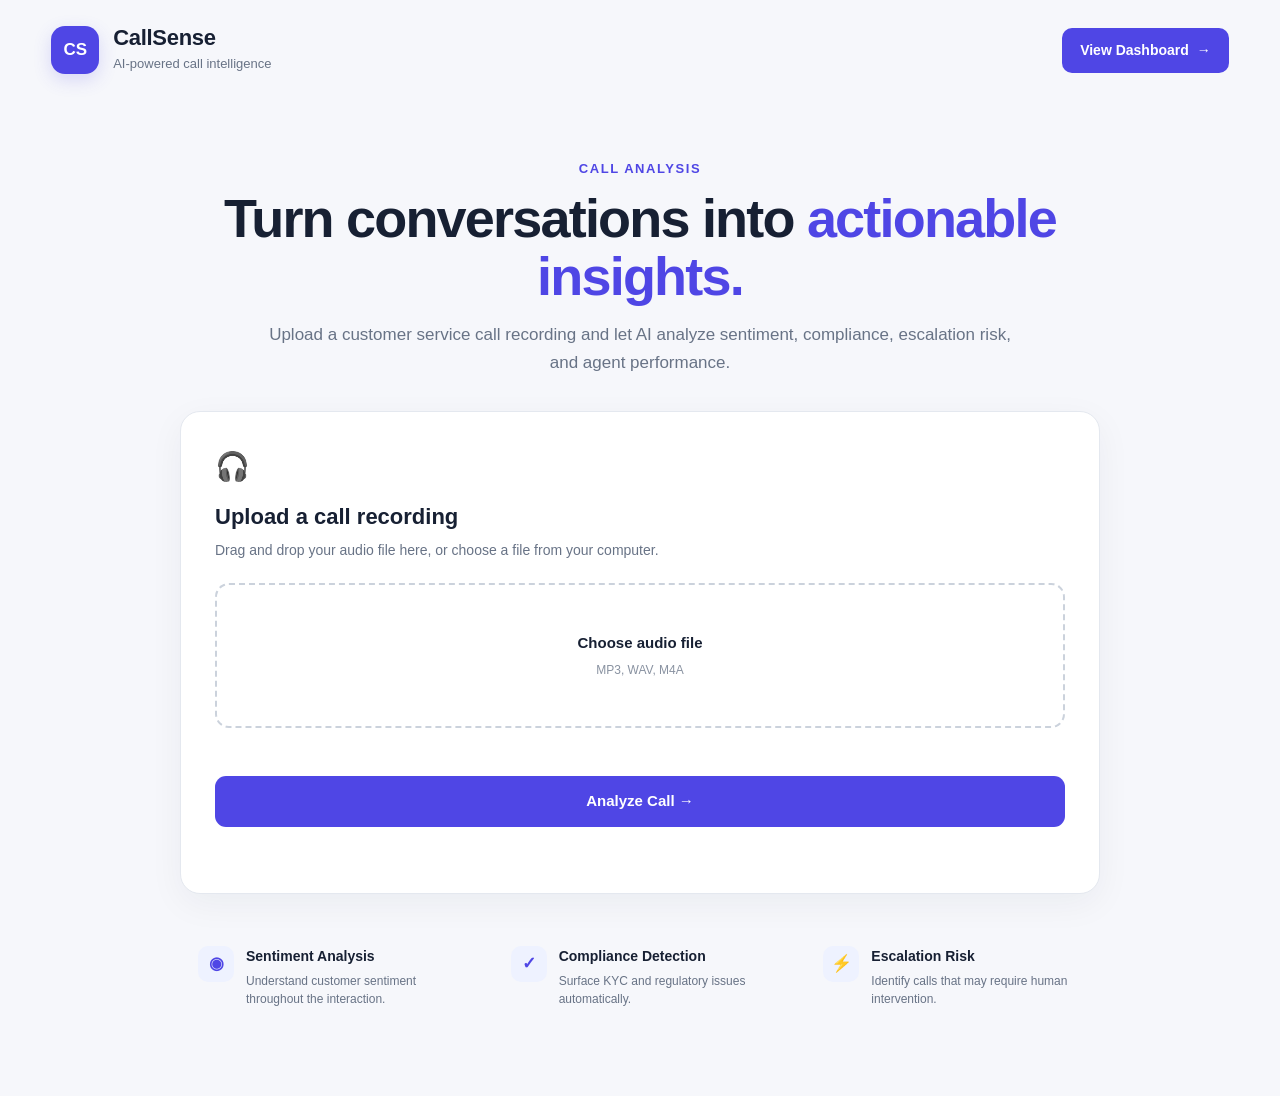
<file: frontend/index.html>
<!DOCTYPE html>
<html lang="en">

<head>

    <meta charset="UTF-8">

    <meta
        name="viewport"
        content="width=device-width, initial-scale=1.0"
    >

    <title>CallSense — Analyze Call</title>

    <link
        rel="stylesheet"
        href="/frontend/style.css"
    >

</head>


<body>

<div class="app-shell">

    <!-- =========================
         HEADER
         ========================= -->

    <header class="topbar">

        <div class="brand">

            <div class="brand-mark">
                CS
            </div>

            <div>

                <h1>CallSense</h1>

                <p>
                    AI-powered call intelligence
                </p>

            </div>

        </div>


        <a
            href="/frontend/dashboard.html"
            class="dashboard-button"
        >
            View Dashboard
            <span>→</span>
        </a>

    </header>


    <!-- =========================
         MAIN
         ========================= -->

    <main class="analyze-page">

        <div class="hero">

            <div class="eyebrow">
                CALL ANALYSIS
            </div>

            <h2>
                Turn conversations into
                <span>actionable insights.</span>
            </h2>

            <p>
                Upload a customer service call recording
                and let AI analyze sentiment, compliance,
                escalation risk, and agent performance.
            </p>

        </div>


        <!-- =========================
             UPLOAD CARD
             ========================= -->

        <section class="upload-card">

            <div class="upload-icon">
                🎧
            </div>


            <h3>
                Upload a call recording
            </h3>


            <p class="upload-description">
                Drag and drop your audio file here,
                or choose a file from your computer.
            </p>


            <label
                for="audioFile"
                class="file-picker"
            >

                <span>
                    Choose audio file
                </span>

                <small>
                    MP3, WAV, M4A
                </small>

            </label>


            <input
                type="file"
                id="audioFile"
                accept="audio/*"
                hidden
            >


            <div
                id="fileName"
                class="selected-file"
            ></div>


            <button
                id="analyzeBtn"
                class="analyze-button"
            >
                Analyze Call
                <span>→</span>
            </button>


            <div
                id="status"
                class="status"
            ></div>

        </section>


        <!-- =========================
             FEATURES
             ========================= -->

        <section class="feature-grid">

            <div class="feature">

                <div class="feature-icon">
                    ◉
                </div>

                <div>

                    <strong>
                        Sentiment Analysis
                    </strong>

                    <p>
                        Understand customer sentiment
                        throughout the interaction.
                    </p>

                </div>

            </div>


            <div class="feature">

                <div class="feature-icon">
                    ✓
                </div>

                <div>

                    <strong>
                        Compliance Detection
                    </strong>

                    <p>
                        Surface KYC and regulatory
                        issues automatically.
                    </p>

                </div>

            </div>


            <div class="feature">

                <div class="feature-icon">
                    ⚡
                </div>

                <div>

                    <strong>
                        Escalation Risk
                    </strong>

                    <p>
                        Identify calls that may require
                        human intervention.
                    </p>

                </div>

            </div>

        </section>

    </main>

</div>


<script src="/frontend/script.js"></script>

</body>

</html>
</file>
<file: frontend/style.css>
/* =========================================================
   CALLSENSE — GLOBAL STYLES
   ========================================================= */

* {
    box-sizing: border-box;
    margin: 0;
    padding: 0;
}

:root {
    --bg: #f6f7fb;
    --surface: #ffffff;
    --text: #172033;
    --muted: #687386;
    --muted-light: #8992a1;
    --border: #e4e8ef;

    --primary: #4f46e5;
    --primary-dark: #4338ca;
    --primary-soft: #eef2ff;

    --soft: #f7f8fa;

    --success: #15803d;
    --success-soft: #ecfdf3;

    --danger: #dc2626;
    --danger-soft: #fef2f2;

    --warning: #d97706;
    --warning-soft: #fff7ed;
}

html {
    scroll-behavior: smooth;
}

body {
    font-family:
        -apple-system,
        BlinkMacSystemFont,
        "Segoe UI",
        sans-serif;

    background: var(--bg);
    color: var(--text);

    min-height: 100vh;

    line-height: 1.5;

    -webkit-font-smoothing: antialiased;
}

button,
input {
    font: inherit;
}

button {
    border: 0;
}

a {
    color: inherit;
}

/* =========================================================
   GLOBAL CONTAINER
   ========================================================= */

.app-shell {
    width: min(1180px, 92%);
    margin: 0 auto;
    padding-bottom: 70px;
}

/* =========================================================
   TOPBAR
   ========================================================= */

.topbar {
    display: flex;
    justify-content: space-between;
    align-items: center;

    padding: 26px 0 20px;
}

.brand {
    display: flex;
    align-items: center;
    gap: 14px;
}

.brand-mark {
    width: 48px;
    height: 48px;

    display: flex;
    align-items: center;
    justify-content: center;

    background: var(--primary);
    color: #ffffff;

    border-radius: 14px;

    font-size: 17px;
    font-weight: 800;

    box-shadow: 0 6px 18px rgba(79, 70, 229, 0.18);
}

.brand h1 {
    font-size: 22px;
    line-height: 1.1;
    font-weight: 750;
    letter-spacing: -0.3px;
}

.brand p {
    margin-top: 4px;

    font-size: 13px;
    color: var(--muted);
}

.dashboard-button {
    display: inline-flex;
    align-items: center;
    justify-content: center;
    gap: 8px;

    padding: 12px 18px;

    background: var(--primary);
    color: #ffffff;

    border-radius: 10px;

    text-decoration: none;

    font-size: 14px;
    font-weight: 650;

    transition:
        transform 0.15s ease,
        background 0.15s ease,
        box-shadow 0.15s ease;
}

.dashboard-button:hover {
    background: var(--primary-dark);
    transform: translateY(-1px);

    box-shadow: 0 6px 18px rgba(79, 70, 229, 0.18);
}

/* =========================================================
   SHARED TYPOGRAPHY
   ========================================================= */

.eyebrow {
    margin-bottom: 10px;

    color: var(--primary);

    font-size: 13px;
    font-weight: 800;

    letter-spacing: 0.12em;
}

.card-heading {
    display: flex;
    justify-content: space-between;
    align-items: flex-start;

    margin-bottom: 18px;
}

.card-heading h3 {
    font-size: 18px;
    font-weight: 750;
    letter-spacing: -0.3px;
}

.card-heading p {
    margin-top: 5px;

    color: var(--muted);

    font-size: 13px;
    line-height: 1.5;
}

/* =========================================================
   LANDING / ANALYZE PAGE
   ========================================================= */

.analyze-page {
    padding-top: 65px;
}

/* ---------- Hero ---------- */

.hero {
    max-width: 900px;
    margin: 0 auto 34px;

    text-align: center;
}

.hero h2 {
    font-size: clamp(34px, 5vw, 54px);
    line-height: 1.08;

    letter-spacing: -1.8px;

    font-weight: 800;
}

.hero h2 span {
    color: var(--primary);
}

.hero > p {
    max-width: 760px;

    margin: 16px auto 0;

    color: var(--muted);

    font-size: 17px;
    line-height: 1.65;
}

/* ---------- Upload Card ---------- */

.upload-card {
    max-width: 920px;

    margin: 0 auto;

    background: var(--surface);

    border: 1px solid var(--border);
    border-radius: 20px;

    padding: 34px;

    box-shadow:
        0 10px 35px rgba(23, 32, 51, 0.05);
}

.upload-icon {
    font-size: 28px;
    margin-bottom: 12px;
}

.upload-card h3 {
    font-size: 22px;
    font-weight: 750;
}

.upload-description {
    margin-top: 7px;

    color: var(--muted);

    font-size: 14px;
    line-height: 1.5;
}

/* ---------- File Picker ---------- */

.file-picker {
    margin-top: 22px;

    min-height: 145px;

    display: flex;
    flex-direction: column;
    align-items: center;
    justify-content: center;

    border: 2px dashed #cbd2dc;
    border-radius: 14px;

    cursor: pointer;

    transition:
        border-color 0.2s ease,
        background 0.2s ease,
        transform 0.2s ease;
}

.file-picker:hover {
    border-color: var(--primary);
    background: #fafaff;
}

.file-picker span {
    font-size: 15px;
    font-weight: 650;
}

.file-picker small {
    margin-top: 6px;

    color: var(--muted-light);

    font-size: 12px;
}

.selected-file {
    min-height: 18px;

    margin-top: 12px;

    text-align: center;

    color: var(--muted);

    font-size: 13px;
}

/* ---------- Analyze Button ---------- */

.analyze-button {
    width: 100%;

    margin-top: 18px;

    padding: 14px 18px;

    border: none;
    border-radius: 11px;

    background: var(--primary);
    color: #ffffff;

    font-size: 15px;
    font-weight: 700;

    cursor: pointer;

    transition:
        background 0.15s ease,
        transform 0.15s ease,
        box-shadow 0.15s ease;
}

.analyze-button:hover {
    background: var(--primary-dark);

    transform: translateY(-1px);

    box-shadow: 0 6px 18px rgba(79, 70, 229, 0.18);
}

.analyze-button:disabled {
    background: #a5a9b8;

    cursor: not-allowed;

    transform: none;

    box-shadow: none;
}

.status {
    min-height: 20px;

    margin-top: 12px;

    text-align: center;

    color: var(--muted);

    font-size: 13px;
}

/* ---------- Features ---------- */

.feature-grid {
    max-width: 920px;

    margin: 34px auto 0;

    display: grid;

    grid-template-columns: repeat(3, 1fr);

    gap: 18px;
}

.feature {
    display: flex;

    gap: 12px;

    padding: 18px;
}

.feature-icon {
    flex-shrink: 0;

    width: 36px;
    height: 36px;

    display: flex;
    align-items: center;
    justify-content: center;

    border-radius: 10px;

    background: var(--primary-soft);
    color: var(--primary);

    font-size: 17px;
    font-weight: 700;
}

.feature strong {
    display: block;

    font-size: 14px;
    font-weight: 700;
}

.feature p {
    margin-top: 5px;

    color: var(--muted);

    font-size: 12px;
    line-height: 1.5;
}

/* =========================================================
   DASHBOARD PAGE
   ========================================================= */

.dashboard-page {
    padding-top: 48px;
}

/* ---------- Dashboard Hero ---------- */

.dashboard-hero {
    display: flex;
    justify-content: space-between;
    align-items: flex-start;

    margin-bottom: 30px;
}

.dashboard-hero h2 {
    font-size: clamp(32px, 4vw, 46px);

    line-height: 1.1;

    letter-spacing: -1.5px;

    font-weight: 800;
}

.dashboard-hero h2 span {
    color: var(--primary);
}

.dashboard-hero p {
    max-width: 680px;

    margin-top: 13px;

    color: var(--muted);

    font-size: 15px;
    line-height: 1.65;
}

/* =========================================================
   KPI GRID
   ========================================================= */

.kpi-grid {
    display: grid;

    grid-template-columns: repeat(4, 1fr);

    gap: 16px;

    margin-bottom: 20px;
}

.kpi-card {
    min-width: 0;

    background: var(--surface);

    border: 1px solid var(--border);

    border-radius: 15px;

    padding: 21px;

    box-shadow:
        0 4px 18px rgba(23, 32, 51, 0.025);

    transition:
        transform 0.15s ease,
        box-shadow 0.15s ease;
}

.kpi-card:hover {
    transform: translateY(-2px);

    box-shadow:
        0 8px 25px rgba(23, 32, 51, 0.05);
}

.kpi-label {
    display: block;

    color: var(--muted-light);

    font-size: 12px;

    font-weight: 650;

    margin-bottom: 9px;
}

.kpi-card strong {
    display: block;

    font-size: 27px;

    line-height: 1.1;

    font-weight: 800;

    letter-spacing: -0.5px;
}

.kpi-card small {
    display: block;

    margin-top: 8px;

    color: var(--muted-light);

    font-size: 11px;
}

/* =========================================================
   DASHBOARD CARDS
   ========================================================= */

.dashboard-card,
.analysis-card {
    background: var(--surface);

    border: 1px solid var(--border);

    border-radius: 15px;

    padding: 24px;

    box-shadow:
        0 4px 18px rgba(23, 32, 51, 0.025);
}

/* =========================================================
   CALL LIBRARY ACTION
   ========================================================= */

.call-library {
    display: flex;

    justify-content: space-between;
    align-items: center;

    gap: 24px;

    margin-bottom: 12px;
}

.call-library h3 {
    font-size: 18px;
    font-weight: 750;

    letter-spacing: -0.3px;
}

.call-library p {
    margin-top: 5px;

    color: var(--muted);

    font-size: 13px;
}

.secondary-action {
    flex-shrink: 0;

    display: inline-flex;

    align-items: center;
    justify-content: center;

    gap: 8px;

    padding: 11px 16px;

    background: var(--primary-soft);

    color: var(--primary-dark);

    border-radius: 10px;

    font-size: 13px;

    font-weight: 700;

    cursor: pointer;

    transition:
        background 0.15s ease,
        transform 0.15s ease;
}

.secondary-action:hover {
    background: #e4e8ff;

    transform: translateY(-1px);
}

.dashboard-status {
    min-height: 20px;

    margin: 10px 2px 18px;

    color: var(--muted);

    font-size: 13px;
}

/* =========================================================
   DASHBOARD GRIDS
   ========================================================= */

.dashboard-grid {
    display: grid;

    grid-template-columns: repeat(2, minmax(0, 1fr));

    gap: 16px;

    margin-bottom: 16px;
}

.dashboard-grid > .dashboard-card {
    min-width: 0;
}

/* =========================================================
   CHARTS
   ========================================================= */

.bar-chart {
    display: flex;

    flex-direction: column;

    gap: 18px;

    margin-top: 20px;
}

.chart-row {
    display: grid;

    grid-template-columns: 90px minmax(0, 1fr) 30px;

    align-items: center;

    gap: 10px;
}

.chart-label {
    color: var(--muted);

    font-size: 13px;

    overflow: hidden;

    text-overflow: ellipsis;

    white-space: nowrap;
}

.chart-track {
    height: 10px;

    background: #eef0f4;

    border-radius: 10px;

    overflow: hidden;
}

.chart-bar {
    height: 100%;

    background: var(--primary);

    border-radius: 10px;

    min-width: 2px;

    transition: width 0.3s ease;
}

.chart-value {
    font-size: 13px;

    font-weight: 650;

    text-align: right;
}

.chart-value small {
    display: block;

    color: var(--muted-light);

    font-size: 10px;
}

/* =========================================================
   TOPICS / COMPLIANCE LISTS
   ========================================================= */

.topic-list {
    display: flex;

    flex-direction: column;

    gap: 10px;

    margin-top: 15px;
}

.topic-row {
    display: flex;

    justify-content: space-between;

    align-items: center;

    gap: 15px;

    padding: 13px 15px;

    background: var(--soft);

    border-radius: 9px;

    font-size: 14px;

    transition:
        transform 0.15s ease,
        background 0.15s ease;
}

.topic-row:hover {
    transform: translateX(3px);

    background: #f2f4f7;
}

.topic-row strong {
    flex-shrink: 0;

    font-size: 13px;

    color: var(--muted);
}

/* =========================================================
   CALLS TABLE
   ========================================================= */

.calls-table {
    overflow-x: auto;

    margin-top: 15px;

    border: 1px solid var(--border);

    border-radius: 10px;
}

.calls-table table {
    width: 100%;

    border-collapse: collapse;

    min-width: 620px;
}

.calls-table th {
    text-align: left;

    color: var(--muted-light);

    background: var(--soft);

    font-size: 12px;

    font-weight: 650;

    padding: 12px;

    border-bottom: 1px solid var(--border);

    white-space: nowrap;
}

.calls-table td {
    padding: 14px 12px;

    font-size: 14px;

    border-bottom: 1px solid #eef0f4;
}

.calls-table tr:last-child td {
    border-bottom: none;
}

.clickable-row {
    cursor: pointer;

    transition: background 0.15s ease;
}

.clickable-row:hover {
    background: #fafaff;
}

.sentiment-badge {
    display: inline-block;

    padding: 4px 9px;

    border-radius: 20px;

    background: #f1f3f5;

    font-size: 12px;
}

.risk-high,
.risk-low {
    font-size: 12px;

    font-weight: 650;
}

.risk-high {
    color: var(--danger);
}

.risk-low {
    color: var(--success);
}

/* =========================================================
   CALL ANALYSIS PAGE
   ========================================================= */

.analysis-page {
    padding-top: 48px;
}

.analysis-hero {
    margin-bottom: 30px;
}

.analysis-hero h2 {
    max-width: 850px;

    font-size: clamp(30px, 4vw, 44px);

    line-height: 1.1;

    letter-spacing: -1.3px;

    font-weight: 800;

    word-break: break-word;
}

.analysis-hero p {
    margin-top: 12px;

    color: var(--muted);

    font-size: 15px;

    line-height: 1.6;
}

/* =========================================================
   ANALYSIS SECTIONS
   ========================================================= */

.analysis-card {
    margin-bottom: 16px;
}

.analysis-card:last-child {
    margin-bottom: 0;
}

.analysis-text {
    color: #555f70;

    line-height: 1.75;

    font-size: 14px;
}

/* =========================================================
   ANALYSIS GRID
   ========================================================= */

.analysis-grid {
    display: grid;

    grid-template-columns: repeat(2, minmax(0, 1fr));

    gap: 16px;

    margin-bottom: 16px;
}

.analysis-grid .analysis-card {
    margin-bottom: 0;
}

/* =========================================================
   TAGS
   ========================================================= */

.tags {
    display: flex;

    flex-wrap: wrap;

    gap: 8px;

    margin-top: 12px;
}

.tag {
    background: var(--primary-soft);

    color: var(--primary-dark);

    padding: 7px 12px;

    border-radius: 20px;

    font-size: 13px;

    font-weight: 600;
}

/* =========================================================
   COMPLIANCE
   ========================================================= */

#compliance {
    padding-left: 20px;

    margin-top: 10px;
}

#compliance li {
    margin-bottom: 8px;

    color: #555f70;

    font-size: 14px;

    line-height: 1.5;
}

#compliance li:last-child {
    margin-bottom: 0;
}

/* =========================================================
   CONVERSATION
   ========================================================= */

.conversation {
    display: flex;

    flex-direction: column;

    gap: 14px;

    margin-top: 15px;
}

.conversation-turn {
    display: flex;

    flex-direction: column;

    max-width: 82%;
}

.conversation-turn.agent {
    align-self: flex-end;

    align-items: flex-end;
}

.conversation-turn.customer {
    align-self: flex-start;

    align-items: flex-start;
}

.speaker {
    margin-bottom: 5px;

    color: var(--muted);

    font-size: 11px;

    font-weight: 700;

    text-transform: uppercase;

    letter-spacing: 0.04em;
}

.message {
    padding: 12px 15px;

    border-radius: 12px;

    line-height: 1.6;

    font-size: 14px;
}

.conversation-turn.agent .message {
    background: var(--primary-soft);

    color: #30356b;

    border-bottom-right-radius: 4px;
}

.conversation-turn.customer .message {
    background: #f1f3f5;

    color: #3f4652;

    border-bottom-left-radius: 4px;
}

/* =========================================================
   TRANSCRIPT
   ========================================================= */

.transcript {
    background: var(--soft);

    border-radius: 10px;

    padding: 20px;

    margin-top: 15px;

    line-height: 1.8;

    color: #4d5767;

    white-space: pre-wrap;

    max-height: 500px;

    overflow-y: auto;

    font-size: 14px;
}

.transcript::-webkit-scrollbar {
    width: 7px;
}

.transcript::-webkit-scrollbar-track {
    background: transparent;
}

.transcript::-webkit-scrollbar-thumb {
    background: #d4d8df;

    border-radius: 10px;
}

/* =========================================================
   EMPTY STATE
   ========================================================= */

.empty-state {
    padding: 20px;

    text-align: center;

    color: var(--muted-light);

    background: var(--soft);

    border-radius: 10px;

    font-size: 14px;
}

/* =========================================================
   UTILITY
   ========================================================= */

.hidden {
    display: none;
}

/* =========================================================
   RESPONSIVE — TABLET
   ========================================================= */

@media (max-width: 900px) {

    .kpi-grid {
        grid-template-columns: repeat(2, 1fr);
    }

    .feature-grid {
        grid-template-columns: 1fr;
    }

    .dashboard-grid,
    .analysis-grid {
        grid-template-columns: 1fr;
    }

    .dashboard-page,
    .analysis-page {
        padding-top: 38px;
    }
}

/* =========================================================
   RESPONSIVE — MOBILE
   ========================================================= */

@media (max-width: 700px) {

    .app-shell {
        width: 94%;
    }

    .topbar {
        flex-direction: column;

        align-items: flex-start;

        gap: 18px;
    }

    .dashboard-button {
        width: 100%;

        justify-content: center;
    }

    .analyze-page {
        padding-top: 35px;
    }

    .hero h2 {
        font-size: 34px;

        letter-spacing: -1px;
    }

    .hero > p {
        font-size: 15px;
    }

    .upload-card {
        padding: 24px;
    }

    .dashboard-hero {
        margin-bottom: 24px;
    }

    .dashboard-hero h2 {
        font-size: 34px;

        letter-spacing: -1px;
    }

    .analysis-hero h2 {
        font-size: 32px;

        letter-spacing: -1px;
    }

    .call-library {
        flex-direction: column;

        align-items: flex-start;
    }

    .secondary-action {
        width: 100%;
    }

    .kpi-grid {
        grid-template-columns: repeat(2, 1fr);
    }

    .conversation-turn {
        max-width: 94%;
    }
}

/* =========================================================
   RESPONSIVE — SMALL MOBILE
   ========================================================= */

@media (max-width: 500px) {

    .topbar {
        padding-top: 18px;
    }

    .brand-mark {
        width: 42px;
        height: 42px;
    }

    .brand h1 {
        font-size: 20px;
    }

    .hero h2 {
        font-size: 30px;
    }

    .hero > p {
        font-size: 14px;
    }

    .upload-card {
        padding: 20px;
    }

    .kpi-grid {
        grid-template-columns: 1fr;
    }

    .kpi-card {
        padding: 18px;
    }

    .dashboard-page,
    .analysis-page {
        padding-top: 28px;
    }

    .dashboard-hero h2 {
        font-size: 30px;
    }

    .analysis-hero h2 {
        font-size: 29px;
    }

    .dashboard-card,
    .analysis-card {
        padding: 20px;
    }

    .chart-row {
        grid-template-columns: 75px minmax(0, 1fr) 28px;

        gap: 8px;
    }

    .chart-label {
        font-size: 12px;
    }

    .conversation-turn {
        max-width: 100%;
    }

    .message {
        font-size: 13px;
    }
}
</file>
